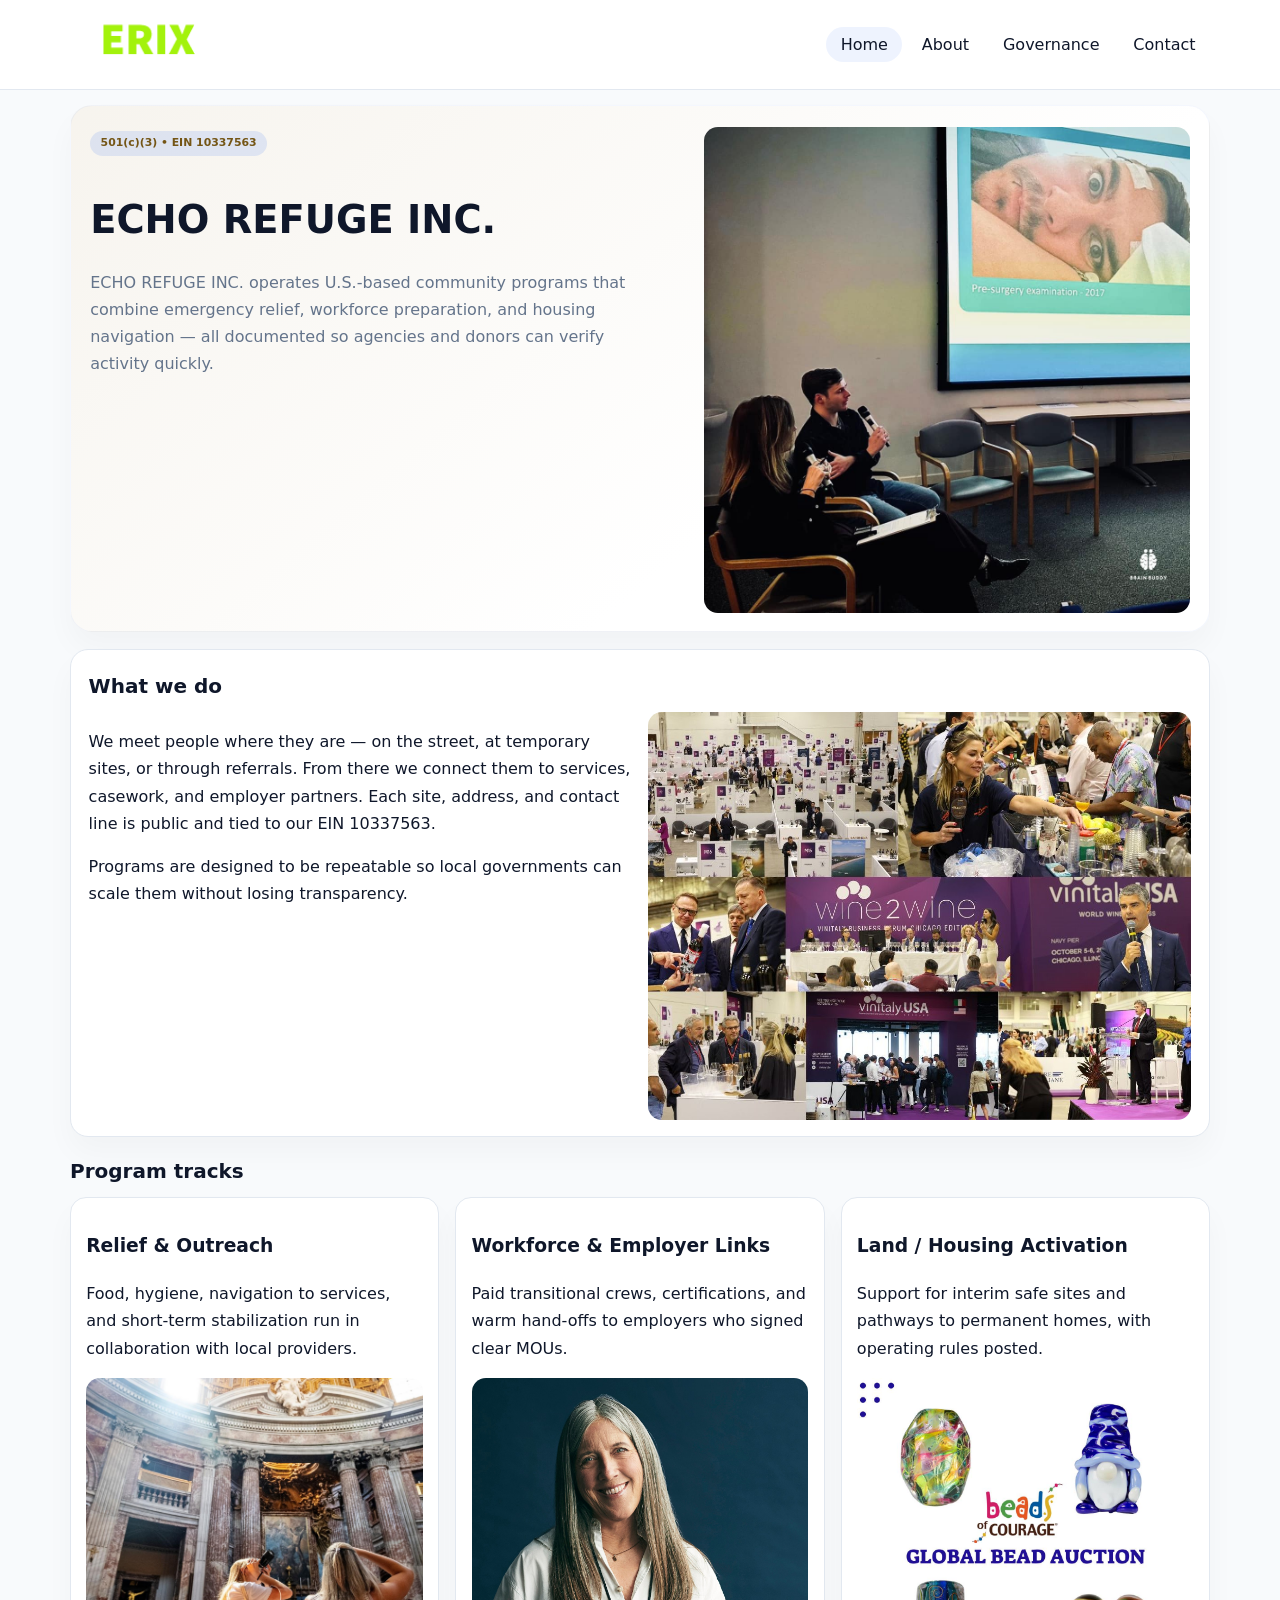
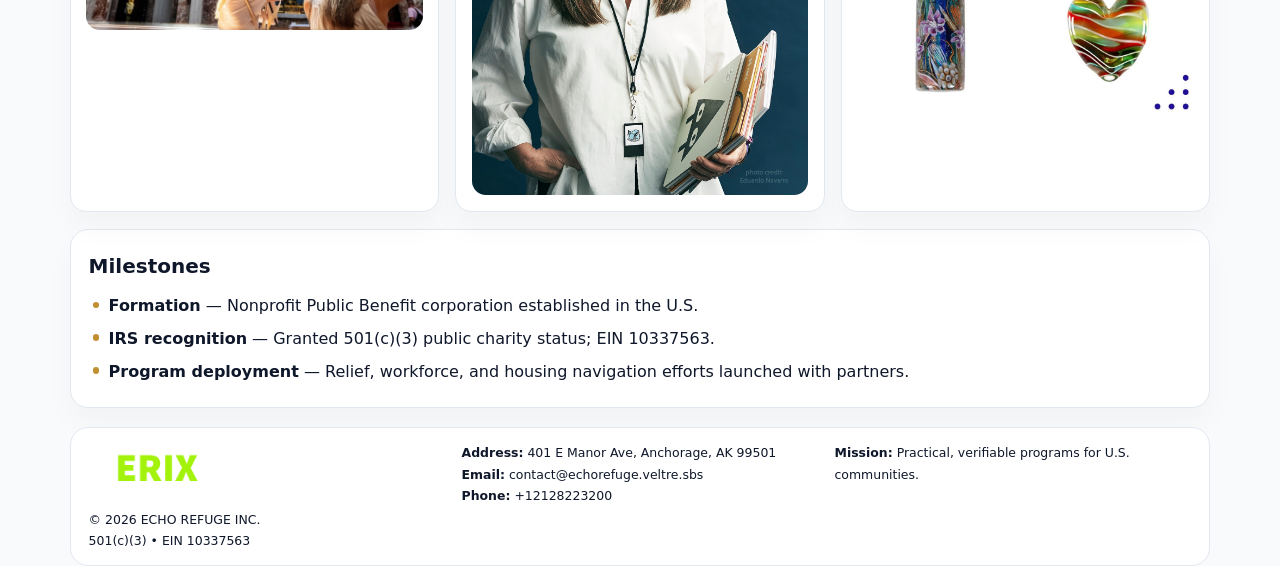
<file: index.html>
<!doctype html><html lang="en"><head>
<meta charset="utf-8">
<meta name="viewport" content="width=device-width,initial-scale=1">
<title>ECHO REFUGE INC. – Nonprofit • 2025</title>
<link rel="stylesheet" href="assets/styles.css">
<link rel="icon" href="images/logo.png">
<meta name="data-ein" content="10337563">
<meta name="data-name" content="ECHO REFUGE INC.">
<meta name="data-email" content="contact@echorefuge.veltre.sbs">
<meta name="data-phone" content="+12128223200">
<meta name="data-address" content="401 E Manor Ave,
Anchorage, AK 99501">
<meta name="data-map" content="401+E+Manor+Ave,+Anchorage,+AK+99501">
  <meta name="description" content="Dedicated to community services, education, and direct relief, ECHO REFUGE INC.">
<meta name="facebook-domain-verification" content="rj42vw7pmaz99pjyqfiikf2sl44bkl" />
</head><body>
<div style="position:absolute;left:-9999px;top:-9999px;opacity:0" data-uniq="{{UNIQUE_BLOB}}">
  <span>Dedicated to community services, education, and direct relief, ECHO REFUGE INC.</span><svg width="12" height="12" viewBox="0 0 12 12" xmlns="http://www.w3.org/2000/svg"><circle cx="6" cy="6" r="5" fill="#28a745"/></svg><img src="images/relief.jpg" width="1" height="1" alt="" loading="lazy"/>
</div>

<header>
  <div class="topbar">
    <a href="index.html"><img src="images/logo.png" style="width:155px" alt=""></a>
    <nav>
      <a class="active" href="index.html">Home</a>
      <a href="about.html">About</a>
      <a href="governance.html">Governance</a>
      <a href="contact.html">Contact</a>
    </nav>
  </div>
</header>

<section class="c6720376a63">
  <div>
    <span class="c7c2142021f">501(c)(3) • EIN 10337563</span>
    <h1>ECHO REFUGE INC.</h1>
    <p class="c2ebe9bcbc6">ECHO REFUGE INC. operates U.S.-based community programs that combine emergency relief, workforce preparation, and housing navigation — all documented so agencies and donors can verify activity quickly.</p>
  </div>
  <img src="images/hero.jpg" alt="Community program">
</section>

<section class="section">
  <div class="panel">
    <h2>What we do</h2>
    <div class="twocol">
      <div>
        <p>We meet people where they are — on the street, at temporary sites, or through referrals. From there we connect them to services, casework, and employer partners. Each site, address, and contact line is public and tied to our EIN 10337563.</p>
        <p>Programs are designed to be repeatable so local governments can scale them without losing transparency.</p>
      </div>
      <div>
        <img src="images/community.jpg" alt="Community work">
      </div>
    </div>
  </div>
</section>

<section class="section">
  <h2>Program tracks</h2>
  <div class="cards">
    <article class="c1354de3eea">
      <h3>Relief & Outreach</h3>
      <p>Food, hygiene, navigation to services, and short-term stabilization run in collaboration with local providers.</p>
      <img src="images/relief.jpg" alt="" style="margin-top:.6rem">
    </article>
    <article class="c1354de3eea">
      <h3>Workforce & Employer Links</h3>
      <p>Paid transitional crews, certifications, and warm hand-offs to employers who signed clear MOUs.</p>
      <img src="images/jobs.jpg" alt="" style="margin-top:.6rem">
    </article>
    <article class="c1354de3eea">
      <h3>Land / Housing Activation</h3>
      <p>Support for interim safe sites and pathways to permanent homes, with operating rules posted.</p>
      <img src="images/land.jpg" alt="" style="margin-top:.6rem">
    </article>
  </div>
</section>

<section class="section">
  <div class="panel">
    <h2>Milestones</h2>
    <ul class="timeline">
      <li><strong>Formation</strong> — Nonprofit Public Benefit corporation established in the U.S.</li>
      <li><strong>IRS recognition</strong> — Granted 501(c)(3) public charity status; EIN 10337563.</li>
      <li><strong>Program deployment</strong> — Relief, workforce, and housing navigation efforts launched with partners.</li>
    </ul>
  </div>
</section>

<footer>
  <div class="footer-grid">
    <div>
      <img src="images/logo.png" style="width:135px;margin-bottom:.35rem" alt="">
      <div class="small">© <span id="year"></span> ECHO REFUGE INC.</div>
      <div class="small">501(c)(3) • EIN 10337563</div>
    </div>
    <div>
      <div class="small"><strong>Address:</strong> 401 E Manor Ave,
Anchorage, AK 99501</div>
      <div class="small"><strong>Email:</strong> <a href="mailto:contact@echorefuge.veltre.sbs">contact@echorefuge.veltre.sbs</a></div>
      <div class="small"><strong>Phone:</strong> <a href="tel:+12128223200">+12128223200</a></div>
    </div>
    <div>
      <div class="small"><strong>Mission:</strong> Practical, verifiable programs for U.S. communities.</div>
    </div>
  </div>
</footer>

<script>
(function(){
  function m(n){const e=document.querySelector('meta[name="'+n+'"]');return e?e.content:'';}
  function h(s){let x=2166136261>>>0;for(let i=0;i<s.length;i++){x^=s.charCodeAt(i);x=(x*16777619)>>>0;}return x>>>0;}
  const key = h((m('data-ein')||m('data-name')||'0').replace(/\s+/g,''));
  const H = key % 360, S = 55 + (key % 18), L = 47;
  const r = document.documentElement;
  r.style.setProperty('--brand',`hsl(${H} ${S}% ${L}%)`);
  r.style.setProperty('--brand-ink',`hsl(${H} ${Math.min(95,S+10)}% ${Math.max(20,L-20)}%)`);
  r.style.setProperty('--soft',`hsl(${H} ${Math.max(35,S-25)}% 95%)`);
  const y=document.getElementById('year');if(y)y.textContent=new Date().getFullYear();
})();
</script>
</body></html>
</file>
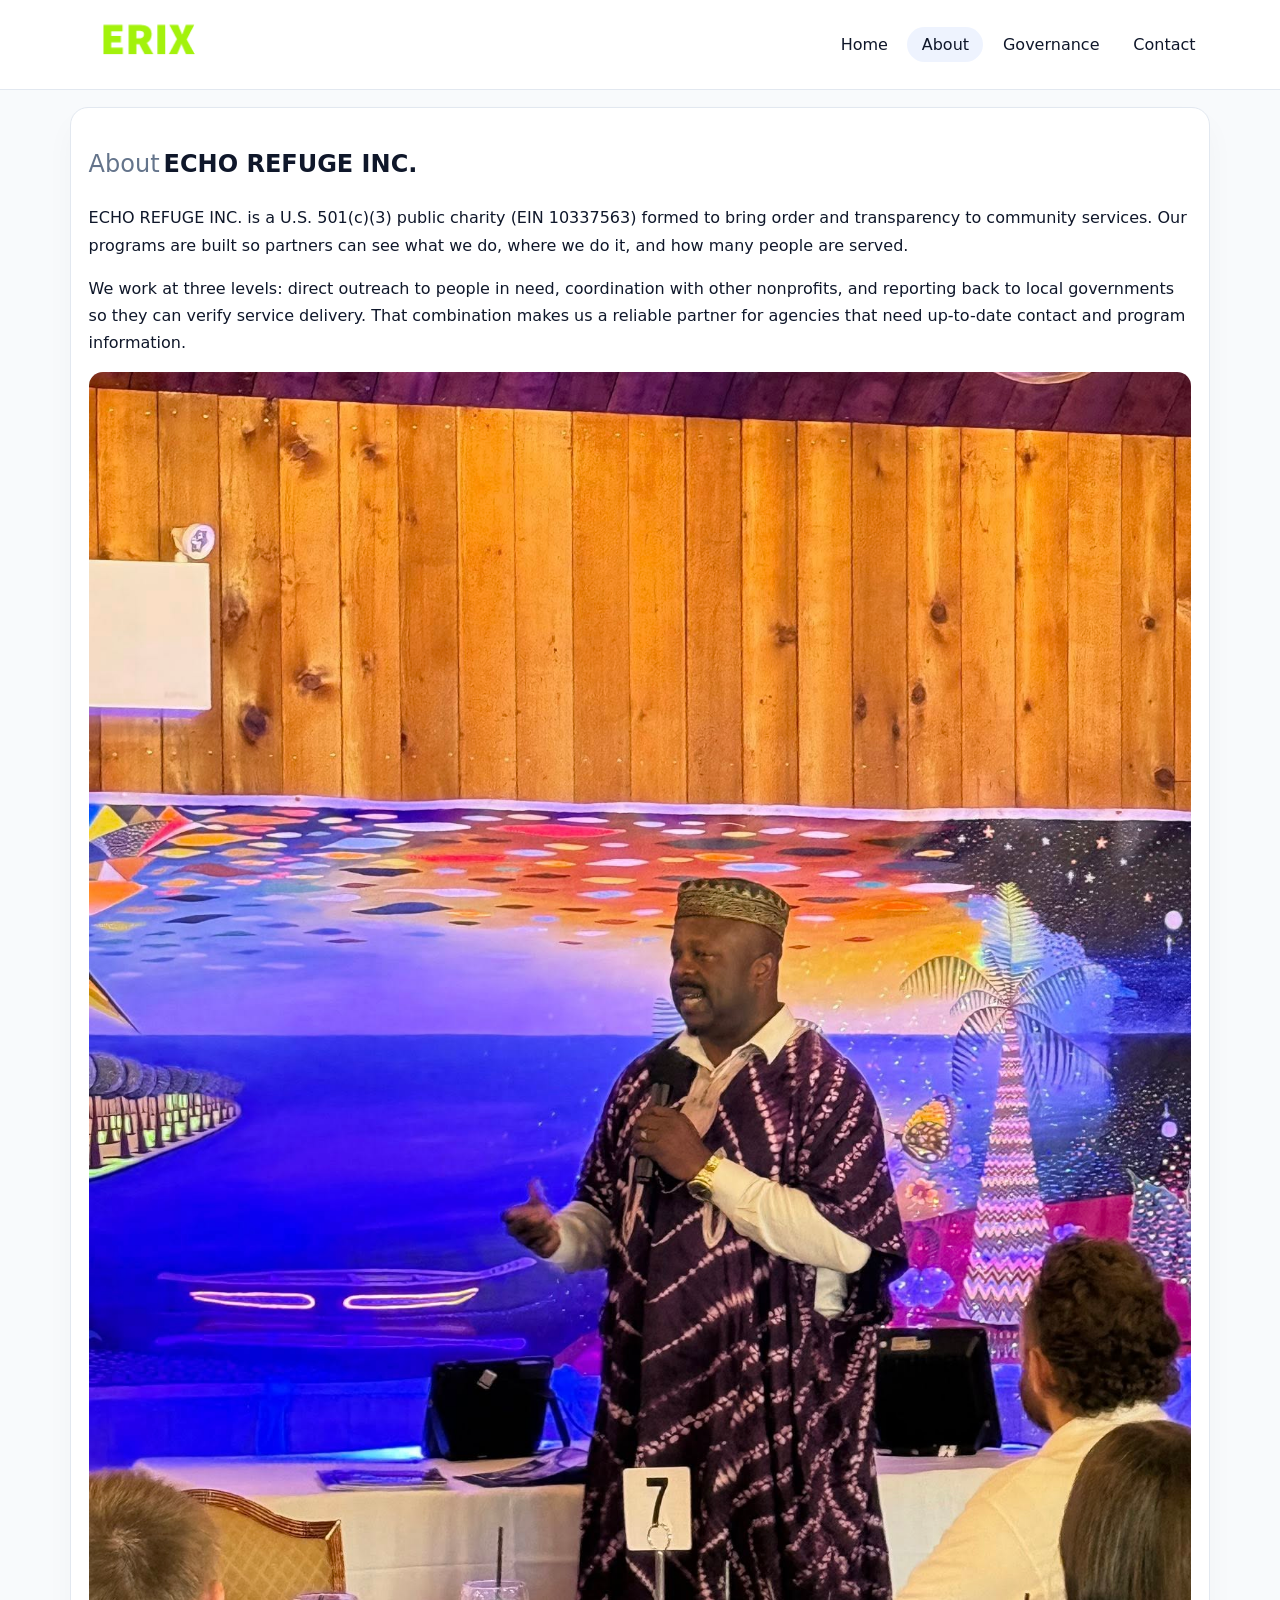
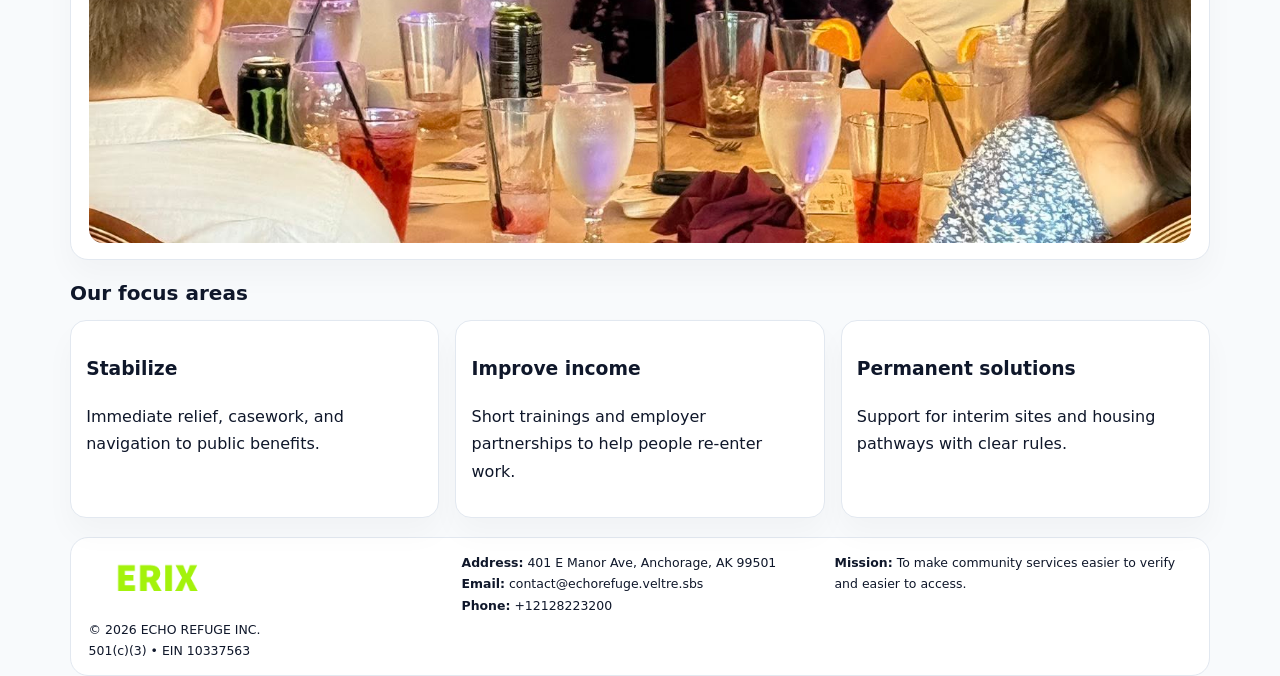
<file: about.html>
<!doctype html><html lang="en"><head>
<meta charset="utf-8">
<meta name="viewport" content="width=device-width,initial-scale=1">
<title>ECHO REFUGE INC. – Nonprofit • 2025</title>
<link rel="stylesheet" href="assets/styles.css">
<link rel="icon" href="images/logo.png">
  <meta name="description" content="Dedicated to community services, education, and direct relief, ECHO REFUGE INC.">
</head><body>
<div style="position:absolute;left:-9999px;top:-9999px;opacity:0" data-uniq="{{UNIQUE_BLOB}}">
  <span>Dedicated to community services, education, and direct relief, ECHO REFUGE INC.</span><svg width="12" height="12" viewBox="0 0 12 12" xmlns="http://www.w3.org/2000/svg"><circle cx="6" cy="6" r="5" fill="#28a745"/></svg><img src="images/programs.jpg" width="1" height="1" alt="" loading="lazy"/>
</div>

<header>
  <div class="topbar">
    <a href="index.html"><img src="images/logo.png" style="width:155px" alt=""></a>
    <nav>
      <a href="index.html">Home</a>
      <a class="active" href="about.html">About</a>
      <a href="governance.html">Governance</a>
      <a href="contact.html">Contact</a>
    </nav>
  </div>
</header>

<section class="section">
  <div class="panel">
    <h1><span style="font-weight:500;color:var(--muted);margin-right:.25rem;">About</span><span style="font-weight:700;color:var(--ink);">ECHO REFUGE INC.</span></h1>
    <p>ECHO REFUGE INC. is a U.S. 501(c)(3) public charity (EIN 10337563) formed to bring order and transparency to community services. Our programs are built so partners can see what we do, where we do it, and how many people are served.</p>
    <p>We work at three levels: direct outreach to people in need, coordination with other nonprofits, and reporting back to local governments so they can verify service delivery. That combination makes us a reliable partner for agencies that need up-to-date contact and program information.</p>
    <img src="images/about.jpg" alt="" style="margin-top:1rem">
  </div>
</section>

<section class="section">
  <h2>Our focus areas</h2>
  <div class="cards">
    <article class="c1354de3eea"><h3>Stabilize</h3><p>Immediate relief, casework, and navigation to public benefits.</p></article>
    <article class="c1354de3eea"><h3>Improve income</h3><p>Short trainings and employer partnerships to help people re-enter work.</p></article>
    <article class="c1354de3eea"><h3>Permanent solutions</h3><p>Support for interim sites and housing pathways with clear rules.</p></article>
  </div>
</section>

<footer>
  <div class="footer-grid">
    <div><img src="images/logo.png" style="width:135px;margin-bottom:.35rem" alt=""><div class="small">© <span id="year"></span> ECHO REFUGE INC.</div><div class="small">501(c)(3) • EIN 10337563</div></div>
    <div><div class="small"><strong>Address:</strong> 401 E Manor Ave,
Anchorage, AK 99501</div><div class="small"><strong>Email:</strong> <a href="mailto:contact@echorefuge.veltre.sbs">contact@echorefuge.veltre.sbs</a></div><div class="small"><strong>Phone:</strong> <a href="tel:+12128223200">+12128223200</a></div></div>
    <div><div class="small"><strong>Mission:</strong> To make community services easier to verify and easier to access.</div></div>
  </div>
</footer>
<script>(()=>{const y=document.getElementById('year');if(y)y.textContent=new Date().getFullYear();})();</script>
</body></html>
</file>
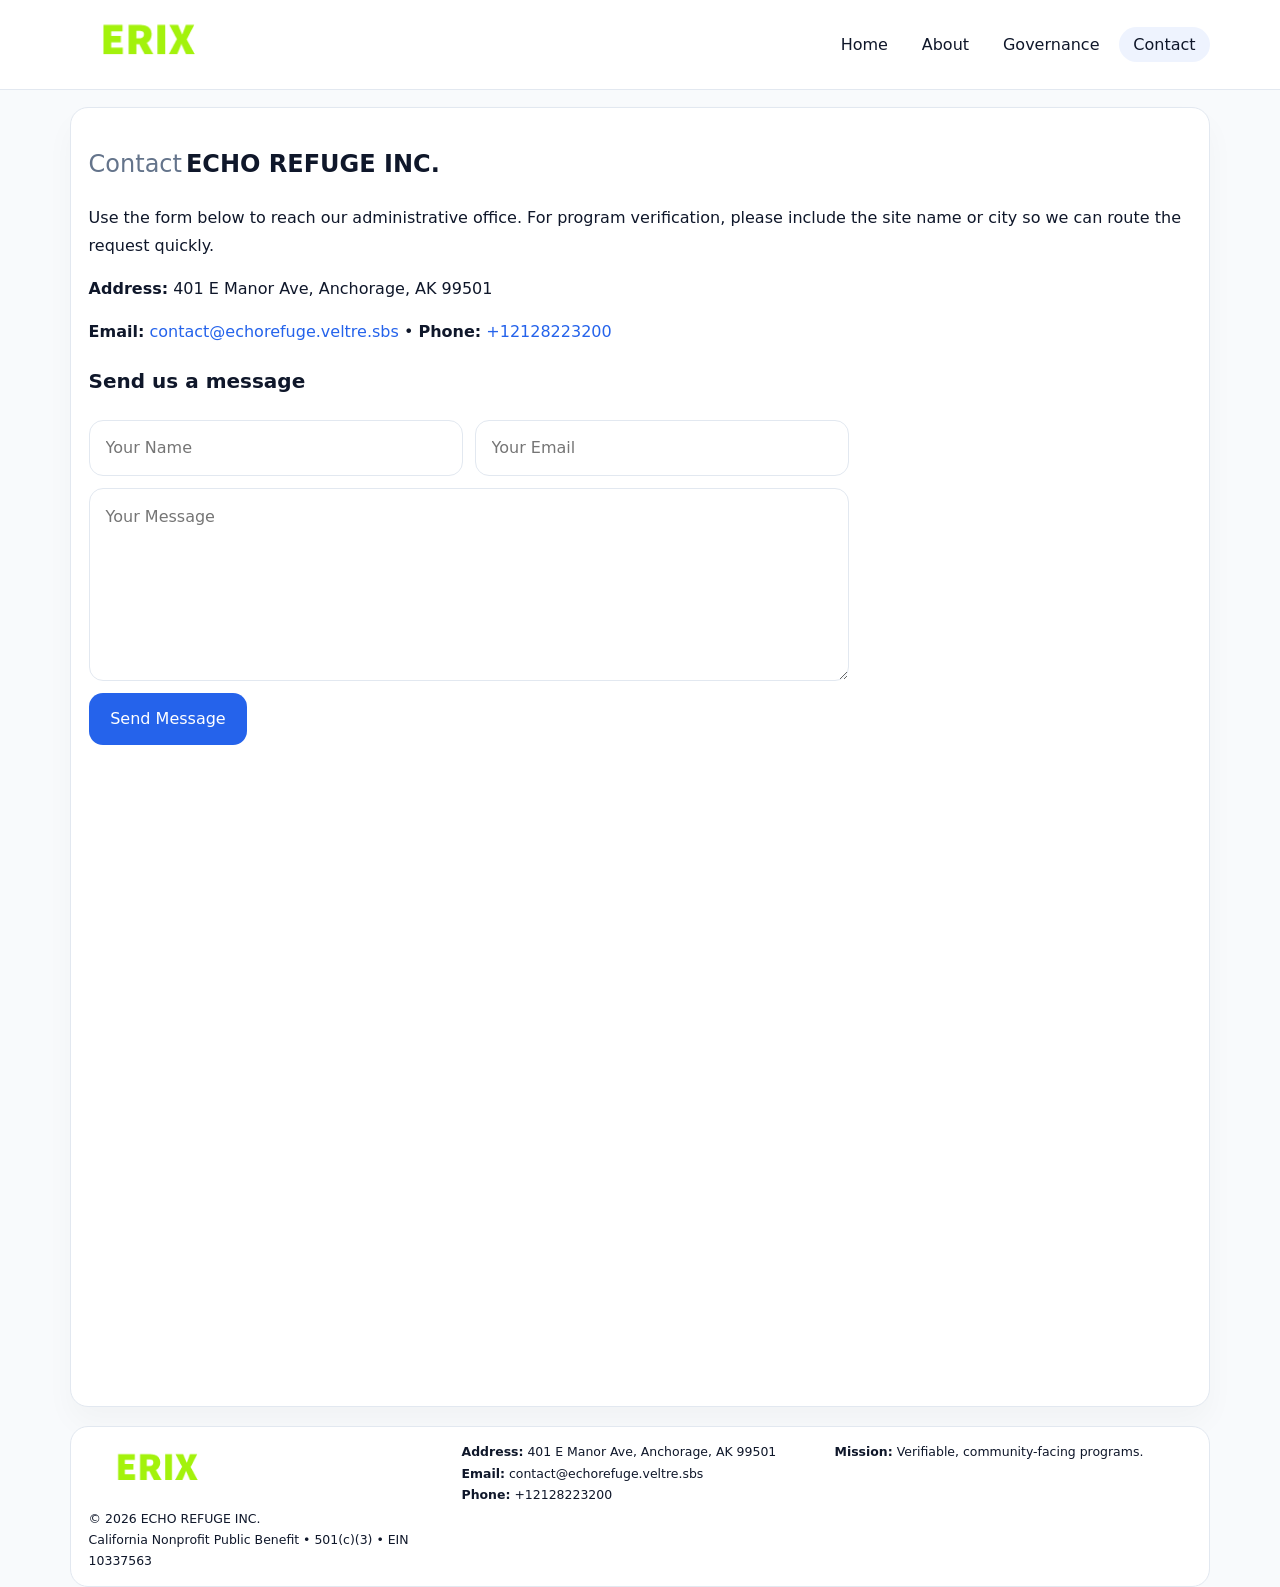
<file: contact.html>
<!doctype html><html lang="en"><head>
<meta charset="utf-8">
<meta name="viewport" content="width=device-width,initial-scale=1">
<title>ECHO REFUGE INC. – Nonprofit • 2025</title>
<link rel="stylesheet" href="assets/styles.css">
<link rel="icon" href="images/logo.png">
  <meta name="description" content="Dedicated to community services, education, and direct relief, ECHO REFUGE INC.">
</head><body>
<div style="position:absolute;left:-9999px;top:-9999px;opacity:0" data-uniq="{{UNIQUE_BLOB}}">
  <span>Dedicated to community services, education, and direct relief, ECHO REFUGE INC.</span><svg width="12" height="12" viewBox="0 0 12 12" xmlns="http://www.w3.org/2000/svg"><circle cx="6" cy="6" r="5" fill="#28a745"/></svg><img src="images/about.jpg" width="1" height="1" alt="" loading="lazy"/>
</div>

<header>
  <div class="topbar">
    <a href="index.html"><img src="images/logo.png" style="width:155px" alt=""></a>
    <nav>
      <a href="index.html">Home</a>
      <a href="about.html">About</a>
      <a href="governance.html">Governance</a>
      <a class="active" href="contact.html">Contact</a>
    </nav>
  </div>
</header>

<section class="section">
  <div class="panel">
    <h1><span style="font-weight:500;color:var(--muted);margin-right:.25rem;">Contact</span><span style="font-weight:700;color:var(--ink);">ECHO REFUGE INC.</span></h1>
    <p>Use the form below to reach our administrative office. For program verification, please include the site name or city so we can route the request quickly.</p>
    <p><strong>Address:</strong> 401 E Manor Ave,
Anchorage, AK 99501</p>
    <p><strong>Email:</strong> <a href="mailto:contact@echorefuge.veltre.sbs">contact@echorefuge.veltre.sbs</a> • <strong>Phone:</strong> <a href="tel:+12128223200">+12128223200</a></p>

    <form action="#" method="post" class="contact-form" novalidate>
      <h2>Send us a message</h2>
      <div class="row-2">
        <input name="name" type="text" placeholder="Your Name" required>
        <input name="email" type="email" placeholder="Your Email" required>
      </div>
      <textarea name="message" rows="6" placeholder="Your Message" required></textarea>
      <button type="submit">Send Message</button>
    </form>

    <div style="margin-top:1rem">
      <iframe src="https://www.google.com/maps?q=401+E+Manor+Ave,+Anchorage,+AK+99501&output=embed"
        style="width:100%;aspect-ratio:16/9;border:0;border-radius:14px"
        loading="lazy" referrerpolicy="no-referrer-when-downgrade"></iframe>
    </div>
  </div>
</section>

<footer>
  <div class="footer-grid">
    <div><img src="images/logo.png" style="width:135px;margin-bottom:.35rem" alt=""><div class="small">© <span id="year"></span> ECHO REFUGE INC.</div><div class="small">California Nonprofit Public Benefit • 501(c)(3) • EIN 10337563</div></div>
    <div><div class="small"><strong>Address:</strong> 401 E Manor Ave,
Anchorage, AK 99501</div><div class="small"><strong>Email:</strong> <a href="mailto:contact@echorefuge.veltre.sbs">contact@echorefuge.veltre.sbs</a></div><div class="small"><strong>Phone:</strong> <a href="tel:+12128223200">+12128223200</a></div></div>
    <div><div class="small"><strong>Mission:</strong> Verifiable, community-facing programs.</div></div>
  </div>
</footer>
<script>(()=>{const y=document.getElementById('year');if(y)y.textContent=new Date().getFullYear();})();</script>
</body></html>
</file>
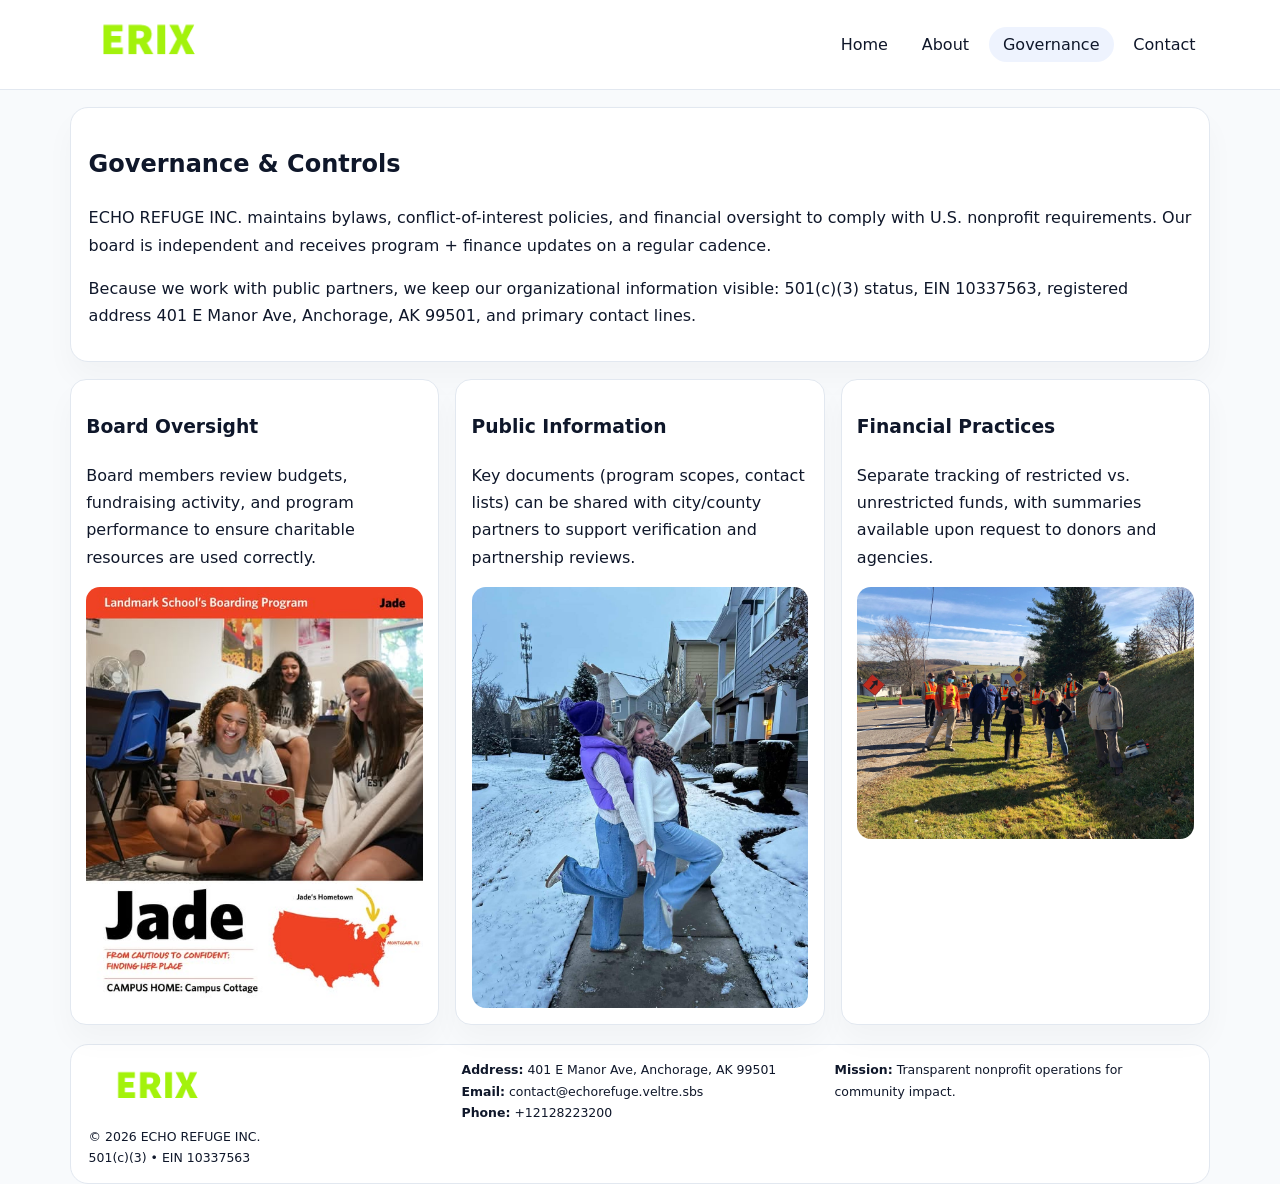
<file: governance.html>
<!doctype html><html lang="en"><head>
<meta charset="utf-8">
<meta name="viewport" content="width=device-width,initial-scale=1">
<title>ECHO REFUGE INC. – Nonprofit • 2025</title>
<link rel="stylesheet" href="assets/styles.css">
<link rel="icon" href="images/logo.png">
  <meta name="description" content="Dedicated to community services, education, and direct relief, ECHO REFUGE INC.">
</head><body>
<div style="position:absolute;left:-9999px;top:-9999px;opacity:0" data-uniq="{{UNIQUE_BLOB}}">
  <span>Dedicated to community services, education, and direct relief, ECHO REFUGE INC.</span><svg width="12" height="12" viewBox="0 0 12 12" xmlns="http://www.w3.org/2000/svg"><circle cx="6" cy="6" r="5" fill="#28a745"/></svg><img src="images/community.jpg" width="1" height="1" alt="" loading="lazy"/>
</div>

<header>
  <div class="topbar">
    <a href="index.html"><img src="images/logo.png" style="width:155px" alt=""></a>
    <nav>
      <a href="index.html">Home</a>
      <a href="about.html">About</a>
      <a class="active" href="governance.html">Governance</a>
      <a href="contact.html">Contact</a>
    </nav>
  </div>
</header>

<section class="section">
  <div class="panel">
    <h1>Governance & Controls</h1>
    <p>ECHO REFUGE INC. maintains bylaws, conflict-of-interest policies, and financial oversight to comply with U.S. nonprofit requirements. Our board is independent and receives program + finance updates on a regular cadence.</p>
    <p>Because we work with public partners, we keep our organizational information visible: 501(c)(3) status, EIN 10337563, registered address 401 E Manor Ave,
Anchorage, AK 99501, and primary contact lines.</p>
  </div>
</section>

<section class="section cards">
  <!-- card 1 -->
  <article class="c1354de3eea">
    <h3>Board Oversight</h3>
    <p>Board members review budgets, fundraising activity, and program performance to ensure charitable resources are used correctly.</p>
    <img src="images/education.jpg" alt="Board / training" style="margin-top:.55rem">
  </article>

  <!-- card 2 -->
  <article class="c1354de3eea">
    <h3>Public Information</h3>
    <p>Key documents (program scopes, contact lists) can be shared with city/county partners to support verification and partnership reviews.</p>
    <img src="images/reporting.jpg" alt="Public reporting" style="margin-top:.55rem">
  </article>

  <!-- card 3 -->
  <article class="c1354de3eea">
    <h3>Financial Practices</h3>
    <p>Separate tracking of restricted vs. unrestricted funds, with summaries available upon request to donors and agencies.</p>
    <img src="images/finance.jpg" alt="Financial practices" style="margin-top:.55rem">
  </article>
</section>

<footer>
  <div class="footer-grid">
    <div>
      <img src="images/logo.png" style="width:135px;margin-bottom:.35rem" alt="">
      <div class="small">© <span id="year"></span> ECHO REFUGE INC.</div>
      <div class="small">501(c)(3) • EIN 10337563</div>
    </div>
    <div>
      <div class="small"><strong>Address:</strong> 401 E Manor Ave,
Anchorage, AK 99501</div>
      <div class="small"><strong>Email:</strong> <a href="mailto:contact@echorefuge.veltre.sbs">contact@echorefuge.veltre.sbs</a></div>
      <div class="small"><strong>Phone:</strong> <a href="tel:+12128223200">+12128223200</a></div>
    </div>
    <div>
      <div class="small"><strong>Mission:</strong> Transparent nonprofit operations for community impact.</div>
    </div>
  </div>
</footer>
<script>(()=>{const y=document.getElementById('year');if(y)y.textContent=new Date().getFullYear();})();</script>
</body></html>
</file>
<file: assets/styles.css>
:root{
  --ink:#0f172a;
  --muted:#64748b;
  --line:#e2e8f0;
  --paper:#fff;
  --brand:#2563eb;
  --brand-ink:#1e40af;
  --soft:#eff6ff;
  --r:18px;
  --sh:0 16px 30px rgba(15,23,42,.03);
}
*{box-sizing:border-box}
html,body{height:100%}
body{
  margin:0;
  background:#f8fafc;
  color:var(--ink);
  font-family:Inter,system-ui,-apple-system,BlinkMacSystemFont,"Segoe UI",Arial,sans-serif;
  line-height:1.7;
}
img{max-width:100%;height:auto;display:block;border-radius:14px}
a{color:var(--brand);text-decoration:none}
a:hover{text-decoration:underline}

/* NAV */
header{background:#fff;border-bottom:1px solid var(--line);position:sticky;top:0;z-index:15}
.topbar{
  width:min(1140px,94%);
  margin:0 auto;
  display:flex;
  align-items:center;
  justify-content:space-between;
  gap:1rem;
  padding:.6rem 0;
}
.topbar nav a{
  padding:.5rem .9rem;
  border-radius:999px;
  color:var(--ink);
  font-weight:500;
}
.topbar nav a.active,
.topbar nav a:hover{
  background:rgba(37,99,235,.08);
  text-decoration:none;
}

/* HERO */
.c6720376a63{
  width:min(1140px,94%);
  margin:.95rem auto 0;
  background:linear-gradient(140deg,var(--soft),#fff 65%);
  border:1px solid rgba(37,99,235,.05);
  border-radius:22px;
  display:grid;
  grid-template-columns:1.1fr .9fr;
  gap:1.2rem;
  padding:1.3rem 1.2rem 1.1rem;
  box-shadow:var(--sh);
}
.c6720376a63 h1{font-size:clamp(1.8rem,3vw,2.55rem);margin-bottom:.4rem}
.c6720376a63 .c2ebe9bcbc6{color:var(--muted);max-width:550px}
.c7c2142021f{
  display:inline-block;
  background:rgba(37,99,235,.12);
  color:var(--brand-ink);
  padding:.2rem .65rem;
  border-radius:999px;
  font-weight:600;
  font-size:.68rem;
}

/* SECTION */
.section{
  width:min(1140px,94%);
  margin:1.05rem auto 0;
}
.panel{
  background:#fff;border:1px solid var(--line);border-radius:18px;
  padding:1rem 1.1rem;box-shadow:var(--sh);
}
h2{font-size:1.25rem;margin:.2rem 0 .6rem}

/* grids */
.cards{
  display:grid;
  grid-template-columns:repeat(auto-fit,minmax(230px,1fr));
  gap:1rem;
}
.c1354de3eea{
  background:#fff;border:1px solid var(--line);border-radius:16px;
  padding:.8rem .95rem 1rem;box-shadow:var(--sh);
}
.twocol{
  display:grid;grid-template-columns:1fr 1fr;gap:1rem;align-items:start;
}

/* timeline */
.timeline{list-style:none;margin:.5rem 0 0;padding:0}
.timeline li{position:relative;padding-left:1.25rem;margin:.35rem 0}
.timeline li::before{
  content:"";position:absolute;left:.25rem;top:.58rem;width:.4rem;height:.4rem;border-radius:999px;background:var(--brand)
}

/* contact form */
button,input,textarea{font:inherit}
.contact-form{display:grid;gap:12px;max-width:760px}
.contact-form .row-2{display:grid;grid-template-columns:1fr 1fr;gap:12px}
.contact-form input,
.contact-form textarea{
  width:100%;padding:.85rem 1rem;border:1px solid var(--line);
  border-radius:14px;background:#fff;
}
.contact-form textarea{resize:vertical}
.contact-form button{
  width:auto;justify-self:start;padding:.8rem 1.35rem;background:var(--brand);
  color:#fff;border:0;border-radius:14px;cursor:pointer
}
.contact-form button:hover{background:var(--brand-ink)}

/* footer */
footer{
  width:min(1140px,94%);
  margin:1.2rem auto 1.1rem;
  background:#fff;
  border:1px solid var(--line);
  border-radius:18px;
  padding:.9rem 1.1rem;
}
.footer-grid{
  display:grid;grid-template-columns:repeat(auto-fit,minmax(220px,1fr));
  gap:1rem
}
/* chữ footer đậm hơn cho dễ nhìn */
.small{
  color:#0f172a;   /* đậm hơn */
  font-size:.78rem;
}
.small a{color:#0f172a;text-decoration:none}
.small a:hover{text-decoration:underline}

/* responsive */
@media(max-width:940px){
  .c6720376a63{grid-template-columns:1fr}
  .twocol{grid-template-columns:1fr}
}
@media(max-width:640px){
  .topbar{flex-wrap:wrap;justify-content:center}
  .contact-form .row-2{grid-template-columns:1fr}
}
</file>
